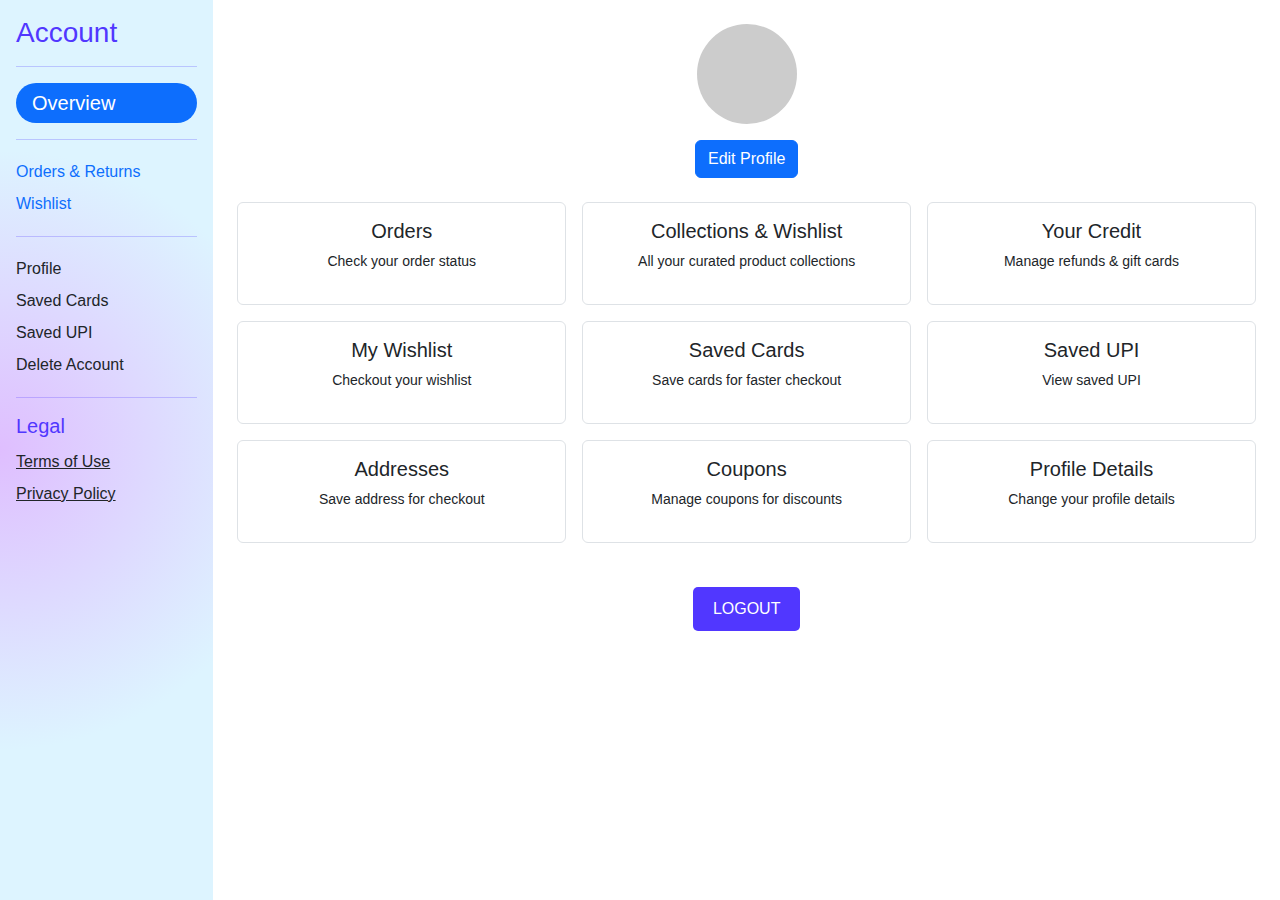
<file: account.html>
<!DOCTYPE html>
<html lang="en">

<head>
  <meta charset="UTF-8">
  <meta name="viewport" content="width=device-width, initial-scale=1.0">
  <title>My Account</title>
  <link href="https://cdn.jsdelivr.net/npm/bootstrap@5.3.3/dist/css/bootstrap.min.css" rel="stylesheet">
  <link rel="stylesheet" href="https://cdnjs.cloudflare.com/ajax/libs/font-awesome/6.6.0/css/all.min.css"
    integrity="sha512-Kc323vGBEqzTmouAECnVceyQqyqdsSiqLQISBL29aUW4U/M7pSPA/gEUZQqv1cwx4OnYxTxve5UMg5GT6L4JJg=="
    crossorigin="anonymous" referrerpolicy="no-referrer" />
  <style>
    body {
      background-color: #fff;
      font-family: sans-serif;
    }

    .sidebar {
      background: radial-gradient(circle 300px at left, #dfbeff, #ddf4ff);
      color: #5137ff;
      min-height: 100vh;
    }

    .profile-image {
      width: 100px;
      height: 100px;
      border-radius: 50%;
      background-color: #ccc;
      display: flex;
      justify-content: center;
      align-items: center;
      font-size: 30px;
      margin: auto;
      position: relative;
      overflow: hidden;
    }

    .profile-image i {
      color: #fff;
    }

    .edit-icon {
      position: absolute;
      bottom: 10px;
      right: 10px;
      background-color: rgba(0, 0, 0, 0.6);
      border-radius: 50%;
      padding: 5px;
      cursor: pointer;
      font-size: 12px;
      color: #fff;
      display: none;
    }

    .profile-image:hover .edit-icon {
      display: block;
    }

    .logout-button {
      background-color: #5137ff;
      color: #fff;
      padding: 10px 20px;
      border-radius: 5px;
      text-decoration: none;
      display: inline-block;
      margin-top: 20px;
    }

    .logout-button:hover {
      background-color: #705bff;
      color: #fff;
    }

  </style>
</head>

<body>
  <!-- Navbar for Mobile -->
  <nav class="navbar navbar-light bg-light d-md-none">
    <div class="container-fluid">
      <button class="btn btn-outline-primary" type="button" data-bs-toggle="offcanvas"
        data-bs-target="#sidebarMenu" aria-controls="sidebarMenu">
        <i class="fas fa-bars"></i> Menu
      </button>
      <span class="navbar-brand mb-0 h1">My Account</span>
    </div>
  </nav>

  <div class="container-fluid">
    <div class="row">
      <!-- Sidebar (Offcanvas for mobile, visible for desktop) -->
      <div class="col-md-3 col-lg-2 sidebar p-3 d-none d-md-block">
        <h3>Account</h3>
        <hr>
        <h5>
          <a href="#" class="d-block bg-primary text-white py-2 px-3 rounded-pill text-decoration-none">Overview</a>
        </h5>
        <hr>
        <ul class="list-unstyled">
          <li><a href="cart.html" class="text-decoration-none text-primary d-block py-1">Orders & Returns</a></li>
          <li><a href="wishlist.html" class="text-decoration-none text-primary d-block py-1">Wishlist</a></li>
        </ul>
        <hr>
        <ul class="list-unstyled">
          <li><a href="profile.html" class="d-block text-decoration-none py-1 text-dark">Profile</a></li>
          <li><a href="card.html" class="d-block text-decoration-none py-1 text-dark">Saved Cards</a></li>
          <li><a href="upi.html" class="d-block text-decoration-none py-1 text-dark">Saved UPI</a></li>
          <li><a href="delete.html" class="d-block text-decoration-none py-1 text-dark">Delete Account</a></li>
        </ul>
        <hr>
        <h5>Legal</h5>
        <ul class="list-unstyled">
          <li><a href="#" class="d-block py-1 text-dark">Terms of Use</a></li>
          <li><a href="#" class="d-block py-1 text-dark">Privacy Policy</a></li>
        </ul>
      </div>

      <!-- Offcanvas Sidebar (Mobile) -->
      <div class="offcanvas offcanvas-start sidebar" tabindex="-1" id="sidebarMenu">
        <div class="offcanvas-header">
          <h5 class="offcanvas-title">Account Menu</h5>
          <button type="button" class="btn-close" data-bs-dismiss="offcanvas"></button>
        </div>
        <div class="offcanvas-body">
          <h5>
            <a href="#" class="d-block bg-primary text-white py-2 px-3 rounded-pill text-decoration-none">Overview</a>
          </h5>
          <hr>
          <ul class="list-unstyled">
            <li><a href="cart.html" class="text-decoration-none text-primary d-block py-1">Orders & Returns</a></li>
          </ul>
          <hr>
          <ul class="list-unstyled">
            <li><a href="profile.html" class="d-block py-1 text-dark">Profile</a></li>
            <li><a href="card.html" class="d-block py-1 text-dark">Saved Cards</a></li>
            <li><a href="upi.html" class="d-block py-1 text-dark">Saved UPI</a></li>
            <li><a href="delete.html" class="d-block py-1 text-dark">Delete Account</a></li>
          </ul>
          <hr>
          <h5>Legal</h5>
          <ul class="list-unstyled">
            <li><a href="#" class="d-block py-1 text-dark">Terms of Use</a></li>
            <li><a href="#" class="d-block py-1 text-dark">Privacy Policy</a></li>
          </ul>
        </div>
      </div>

      <!-- Main Content -->
      <div class="col-md-9 col-lg-10 p-4">
        <div class="text-center mb-4">
          <div class="profile-image" id="profileImageContainer">
            <i class="fas fa-user"></i>
            <input type="file" id="profileImageInput" accept="image/*" class="d-none">
            <i class="fas fa-pencil-alt edit-icon" id="editIcon"></i>
          </div>
          <a href="profile.html" class="btn btn-primary mt-3">Edit Profile</a>
        </div>

        <!-- Account Sections -->
        <div class="row g-3">
          <div class="col-sm-6 col-lg-4">
            <div class="border rounded p-3 text-center">
              <i class="fas fa-shopping-cart text-primary fs-3 mb-2"></i>
              <h5><a href="cart.html" class="text-dark text-decoration-none">Orders</a></h5>
              <p class="small">Check your order status</p>
            </div>
          </div>
          <div class="col-sm-6 col-lg-4">
            <div class="border rounded p-3 text-center">
              <i class="fas fa-list-ul text-primary fs-3 mb-2"></i>
              <h5><a href="collection.html" class="text-dark text-decoration-none">Collections & Wishlist</a></h5>
              <p class="small">All your curated product collections</p>
            </div>
          </div>
          <div class="col-sm-6 col-lg-4">
            <div class="border rounded p-3 text-center">
              <i class="fas fa-credit-card text-primary fs-3 mb-2"></i>
              <h5><a href="credit.html" class="text-dark text-decoration-none">Your Credit</a></h5>
              <p class="small">Manage refunds & gift cards</p>
            </div>
          </div>
          <div class="col-sm-6 col-lg-4">
            <div class="border rounded p-3 text-center">
              <i class="fa-solid fa-heart text-primary fs-3 mb-2"></i>
              <h5><a href="wishlist.html" class="text-dark text-decoration-none">My Wishlist</a></h5>
              <p class="small">Checkout your wishlist</p>
            </div>
          </div>
          <div class="col-sm-6 col-lg-4">
            <div class="border rounded p-3 text-center">
              <i class="fas fa-credit-card text-primary fs-3 mb-2"></i>
              <h5><a href="card.html" class="text-dark text-decoration-none">Saved Cards</a></h5>
              <p class="small">Save cards for faster checkout</p>
            </div>
          </div>
          <div class="col-sm-6 col-lg-4">
            <div class="border rounded p-3 text-center">
              <i class="fas fa-mobile-alt text-primary fs-3 mb-2"></i>
              <h5><a href="upi.html" class="text-dark text-decoration-none">Saved UPI</a></h5>
              <p class="small">View saved UPI</p>
            </div>
          </div>
          <div class="col-sm-6 col-lg-4">
            <div class="border rounded p-3 text-center">
              <i class="fas fa-map-marker-alt text-primary fs-3 mb-2"></i>
              <h5><a href="profile.html" class="text-dark text-decoration-none">Addresses</a></h5>
              <p class="small">Save address for checkout</p>
            </div>
          </div>
          <div class="col-sm-6 col-lg-4">
            <div class="border rounded p-3 text-center">
              <i class="fas fa-tag text-primary fs-3 mb-2"></i>
              <h5><a href="#" class="text-dark text-decoration-none">Coupons</a></h5>
              <p class="small">Manage coupons for discounts</p>
            </div>
          </div>
          <div class="col-sm-6 col-lg-4">
            <div class="border rounded p-3 text-center">
              <i class="fas fa-file-alt text-primary fs-3 mb-2"></i>
              <h5><a href="profile.html" class="text-dark text-decoration-none">Profile Details</a></h5>
              <p class="small">Change your profile details</p>
            </div>
          </div>
        </div>

        <!-- Logout Button -->
        <div class="text-center mt-4">
          <a href="index.html" class="logout-button" onclick="userLogout()">LOGOUT</a>
        </div>
      </div>
    </div>
  </div>

  <!-- Minimal Script for Profile Image -->
  <script>

     // Simulate user logout
    function userLogout() {
      // Set login state to false
      localStorage.setItem('isLoggedIn', 'false');
      localStorage.removeItem('currentUser');

      // Update UI immediately
      checkLoginState();

      // Redirect to home page
      window.location.href = "index.html";
    }


    const profileImageContainer = document.getElementById('profileImageContainer');
    const profileImageInput = document.getElementById('profileImageInput');
    const profileImageIcon = profileImageContainer.querySelector('i.fa-user');
    const editIcon = document.getElementById('editIcon');

    function loadProfileImage() {
      const savedImage = localStorage.getItem('profileImage');
      if (savedImage) {
        profileImageContainer.style.backgroundImage = `url(${savedImage})`;
        profileImageContainer.style.backgroundSize = 'cover';
        profileImageContainer.style.backgroundPosition = 'center';
        profileImageIcon.style.display = 'none';
      }
    }

    editIcon.addEventListener('click', () => {
      const savedImage = localStorage.getItem('profileImage');
      if (savedImage) {
        if (confirm('Remove current image or upload new one?')) {
          profileImageContainer.style.backgroundImage = 'none';
          profileImageIcon.style.display = 'block';
          localStorage.removeItem('profileImage');
        } else {
          profileImageInput.click();
        }
      } else {
        profileImageInput.click();
      }
    });

    profileImageInput.addEventListener('change', function () {
      const file = profileImageInput.files[0];
      const reader = new FileReader();
      reader.onload = function (e) {
        const imageUrl = e.target.result;
        profileImageContainer.style.backgroundImage = `url(${imageUrl})`;
        profileImageContainer.style.backgroundSize = 'cover';
        profileImageContainer.style.backgroundPosition = 'center';
        profileImageIcon.style.display = 'none';
        localStorage.setItem('profileImage', imageUrl);
      };
      if (file) reader.readAsDataURL(file);
    });

    window.addEventListener('load', loadProfileImage);
  </script>

  <script src="https://cdn.jsdelivr.net/npm/bootstrap@5.3.3/dist/js/bootstrap.bundle.min.js"></script>
</body>
</html>
</file>
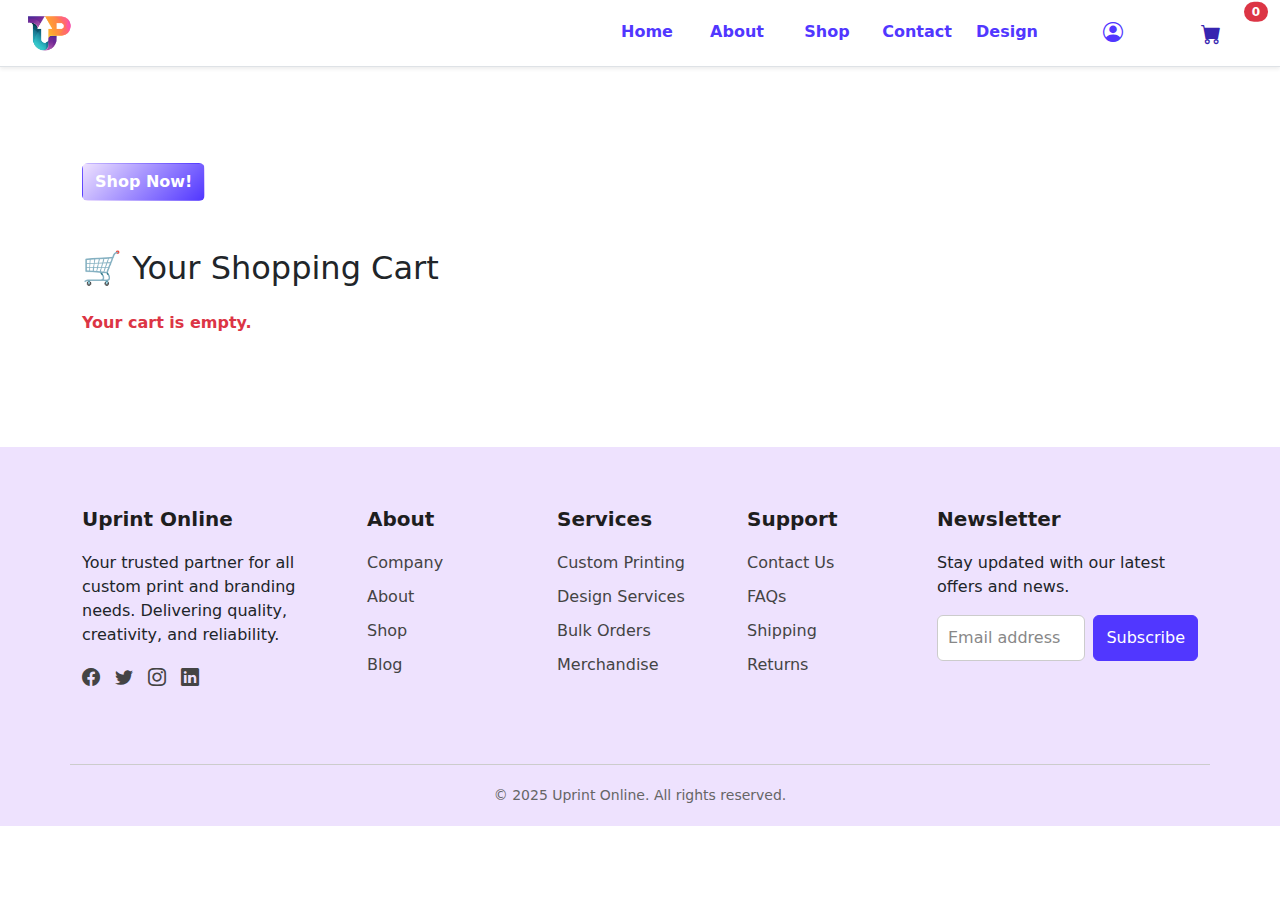
<file: cart.html>
<!DOCTYPE html>

<html lang="en">



<head>

    <meta charset="UTF-8">

    <meta name="viewport" content="width=device-width, initial-scale=1.0">

    <title>Your Cart - PrintHub</title>

    <link href="https://cdn.jsdelivr.net/npm/bootstrap@5.3.3/dist/css/bootstrap.min.css" rel="stylesheet">

</head>



<style>
    .shopnow {

        background: linear-gradient(135deg, #EEE2FE, #5137FF);

        font-size: 18px;

        font-weight: 600;

        padding: 12px 28px;

        border-radius: 50px;

        border: none;

        text-decoration: none;

        /* removes underline */

        display: inline-block;

        transition: all 0.3s ease;

    }



    .shopnow:hover {

        background: linear-gradient(135deg, #EEE2FE, #5137FF);

        transform: translateY(-3px) scale(1.05);

        box-shadow: 0 6px 16px rgba(0, 0, 0, 0.3);

        /* keep text white */

    }



    .shopnow:active {

        transform: translateY(1px) scale(0.98);

    }
</style>



<body>

    <!-- header -->

    <div id="header"></div>



    <div class="container py-5">

        <a href="shop.html" class="btn shopnow my-5 text-white fw-bold">Shop Now!</a>

        <h2 class="mb-4">🛒 Your Shopping Cart</h2>

        <div id="cart-items"></div>



        <!-- Order Summary -->

        <div id="order-summary" class="mt-5 p-4 border rounded shadow-sm bg-light" style="display:none;">

            <h4>Order Summary</h4>

            <p>Subtotal: $<span id="subtotal">0.00</span></p>

            <p>GST (18%): $<span id="gst">0.00</span></p>

            <div class="input-group mb-3">

                <input type="text" id="coupon" class="form-control" placeholder="Enter coupon code">

                <button class="btn btn-outline-secondary" onclick="applyCoupon()">Apply</button>

            </div>

            <p>Discount: -$<span id="discount">0.00</span></p>

            <h5>Grand Total: $<span id="grand-total">0.00</span></h5>

            <button class="btn btn-primary w-100 mt-3" onclick="placeOrder()">Place Order</button>

        </div>

    </div>



    <!-- Toast Container -->

    <div class="position-fixed bottom-0 end-0 p-3" style="z-index: 9999">

        <div id="liveToast" class="toast align-items-center text-bg-success border-0" role="alert">

            <div class="d-flex">

                <div class="toast-body" id="toast-message">

                    Item added to cart!

                </div>

                <button type="button" class="btn-close btn-close-white me-2 m-auto" data-bs-dismiss="toast"></button>

            </div>

        </div>

    </div>





    <!-- footer -->

    <div id="footer"></div>



    <script src="https://cdn.jsdelivr.net/npm/bootstrap@5.3.3/dist/js/bootstrap.bundle.min.js"></script>



    <!-- toast message   -->

    <script>

        function showToast(message, type = "success") {

            const toastEl = document.getElementById("liveToast");

            const toastBody = document.getElementById("toast-message");



            // Set message

            toastBody.innerText = message;



            // Change color based on type

            toastEl.className = `toast align-items-center text-bg-${type} border-0`;



            // Show toast

            const toast = new bootstrap.Toast(toastEl);

            toast.show();

        }

    </script>



    <!-- add to cart functionality  -->

    <script>
        // Function to load HTML content
        function loadHTML(elementId, filePath, callback) {
            fetch(filePath)
                .then(response => response.text())
                .then(data => {
                    document.getElementById(elementId).innerHTML = data;

                    // Re-initialize login state after header loads
                    if (elementId === 'header') {
                        setTimeout(() => {
                            checkLoginState();
                            setActiveNavLink();
                        }, 100);
                    }

                    if (callback) callback();
                })
                .catch(error => console.error('Error loading HTML:', error));
        }

        // Function to check login state (make it global)
        function checkLoginState() {
            const isLoggedIn = localStorage.getItem('isLoggedIn');
            const loginButton = document.getElementById('loginButton');
            const accountDropdown = document.getElementById('accountDropdown');

            if (loginButton && accountDropdown) {
                if (isLoggedIn === 'true') {
                    loginButton.classList.add('d-none');
                    accountDropdown.classList.remove('d-none');
                } else {
                    loginButton.classList.remove('d-none');
                    accountDropdown.classList.add('d-none');
                }
            }
        }

        // Function to highlight active nav link
        function setActiveNavLink() {
            const path = window.location.pathname;
            const page = path.split("/").pop(); // Get current file name

            document.querySelectorAll('#header .nav-link').forEach(link => {
                const href = link.getAttribute('href');
                if (href && page === href) {
                    link.classList.add('active', 'border-bottom', 'border-white', 'pb-1');
                }
            });
        }

        // Global logout function
        function userLogout() {
            localStorage.setItem('isLoggedIn', 'false');
            localStorage.removeItem('currentUser');
            checkLoginState();
            window.location.href = "index.html";
        }

        // Load header and footer
        loadHTML('header', 'header.html', setActiveNavLink);
        loadHTML('footer', 'footer.html');

        // Check login state on page load as well
        document.addEventListener('DOMContentLoaded', function () {
            setTimeout(checkLoginState, 200);
        });


        let cart = JSON.parse(localStorage.getItem("cart")) || [];

        let discountValue = 0;



        const cartContainer = document.getElementById("cart-items");

        const orderSummary = document.getElementById("order-summary");



        function renderCart() {

            cartContainer.innerHTML = "";

            if (cart.length === 0) {

                cartContainer.innerHTML = `<p class="text-danger fw-bold">Your cart is empty.</p>`;

                orderSummary.style.display = "none";

                return;

            }



            orderSummary.style.display = "block";



            cart.forEach((item, index) => {

                cartContainer.innerHTML += `

          <div class="d-flex align-items-center border p-3 mb-3 rounded shadow-sm">

            <img src="${item.image}" alt="${item.title}" class="me-3 rounded" style="width:80px; height:80px; object-fit:cover;">

            <div class="flex-grow-1">

              <h6 class="mb-1">${item.title}</h6>

              <p class="mb-1">$${item.price.toFixed(2)}</p>

              <input type="number" class="form-control w-25" min="1" value="${item.quantity}" onchange="updateQuantity(${index}, this.value)">

            </div>

            <button class="btn btn-danger btn-sm ms-3" onclick="removeItem(${index})">Remove</button>

          </div>

        `;

            });



            updateTotals();

        }



        function updateQuantity(index, qty) {

            cart[index].quantity = parseInt(qty);

            localStorage.setItem("cart", JSON.stringify(cart));

            renderCart();

        }



        function removeItem(index) {

            showToast(cart[index].title + " removed from cart ❌", "danger");

            cart.splice(index, 1);

            localStorage.setItem("cart", JSON.stringify(cart));

            renderCart();

        }



        function updateTotals() {

            let subtotal = cart.reduce((sum, item) => sum + item.price * item.quantity, 0);

            let gst = subtotal * 0.18;

            let grand = subtotal + gst - discountValue;



            document.getElementById("subtotal").innerText = subtotal.toFixed(2);

            document.getElementById("gst").innerText = gst.toFixed(2);

            document.getElementById("discount").innerText = discountValue.toFixed(2);

            document.getElementById("grand-total").innerText = grand.toFixed(2);

        }



        function applyCoupon() {

            const code = document.getElementById("coupon").value.trim();

            if (code === "SAVE10") {

                discountValue = 10;

                showToast("Coupon applied: $10 discount! 🎉", "success");

            } else {

                discountValue = 0;

                showToast("Invalid coupon code ❌", "danger");

            }

            updateTotals();

        }



        function placeOrder() {

            showToast("✅ Order placed successfully!", "success");

            cart = [];

            localStorage.removeItem("cart");

            renderCart();

        }



        renderCart();

    </script>

</body>



</html>
</file>
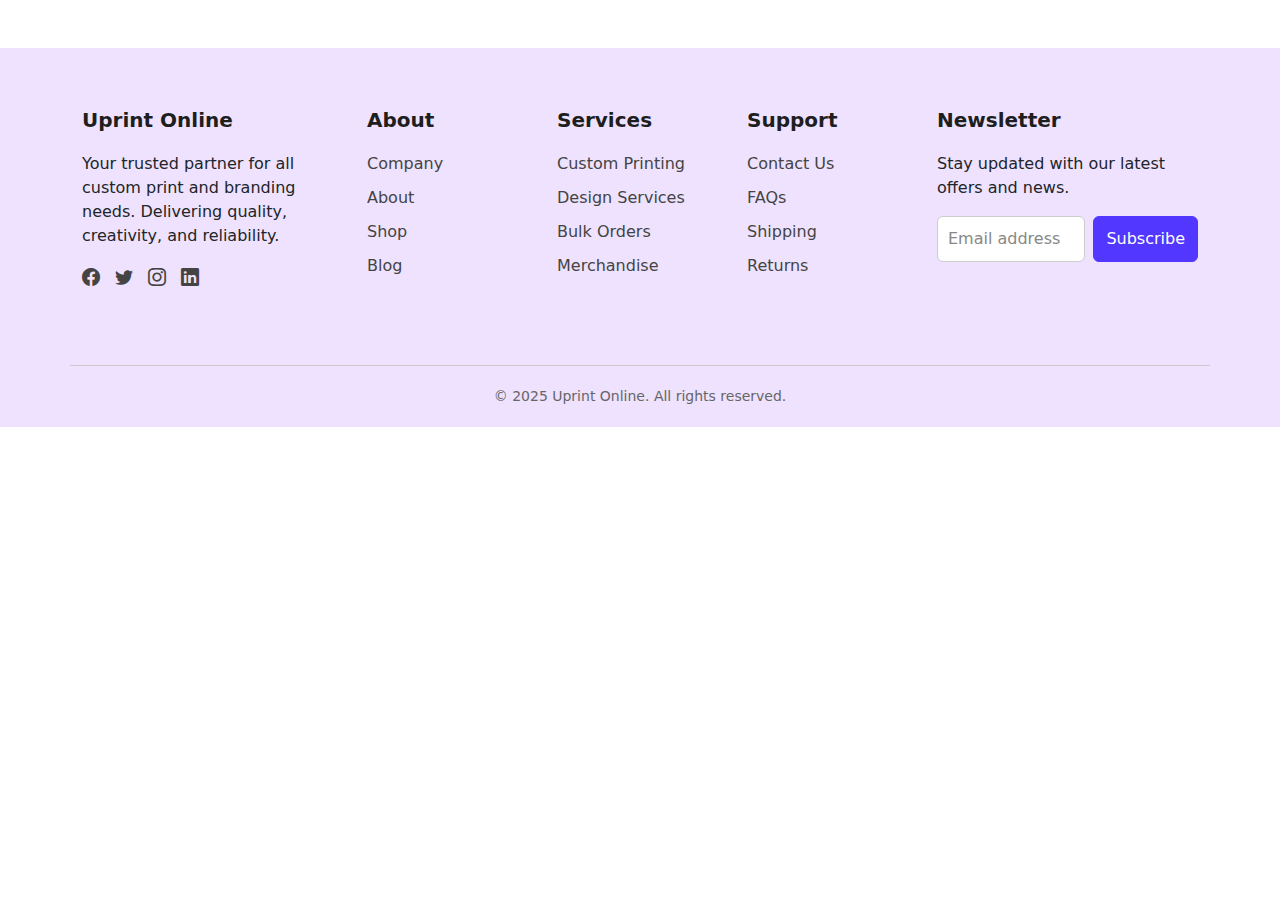
<file: footer.html>
<!DOCTYPE html>
<html lang="en">

<head>
    <meta charset="UTF-8" />
    <meta name="viewport" content="width=device-width, initial-scale=1.0" />
    <title>Footer</title>
    <link href="https://cdn.jsdelivr.net/npm/bootstrap@5.3.3/dist/css/bootstrap.min.css" rel="stylesheet">
    <link href="https://cdn.jsdelivr.net/npm/bootstrap-icons@1.10.5/font/bootstrap-icons.css" rel="stylesheet">
    <style>
        .footer {
            background-color: #EEE2FE;
            color: #1e1e1e;
            padding: 60px 0 20px;
        }

        .footer h5 {
            color: #1e1e1e;
            margin-bottom: 20px;
            font-weight: 600;
        }

        .footer a {
            color: #444;
            text-decoration: none;
            display: block;
            margin-bottom: 10px;
            transition: 0.3s;
        }

        .footer a:hover {
            color: #5137FF;
        }

        .social-icons a {
            font-size: 18px;
            margin-right: 15px;
            color: #444;
            transition: 0.3s;
        }

        .social-icons a:hover {
            color: #5137FF;
        }

        .newsletter-input {
            background: #fff;
            border: 1px solid #ccc;
            padding: 10px;
            color: #333;
        }

        .newsletter-input::placeholder {
            color: #888;
        }

        .footer-bottom {
            border-top: 1px solid #ccc;
            margin-top: 40px;
            padding-top: 20px;
            font-size: 14px;
            color: #666;
        }

        .btn-primary {
            background-color: #5137FF;
            border-color: #5137FF;
        }

        .btn-primary:hover {
            background-color: #3e2bd6;
            border-color: #3e2bd6;
        }
    </style>
</head>

<body>

    <!-- Footer Start -->
    <footer class="footer text-dark mt-5">
        <div class="container">
            <div class="row">

                <!-- Column 1: Brand -->
                <div class="col-md-3">
                    <h5>Uprint Online</h5>
                    <p>Your trusted partner for all custom print and branding needs. Delivering quality, creativity, and
                        reliability.</p>
                    <div class="social-icons mt-3 d-flex">
                        <a href="#"><i class="bi bi-facebook"></i></a>
                        <a href="#"><i class="bi bi-twitter"></i></a>
                        <a href="#"><i class="bi bi-instagram"></i></a>
                        <a href="#"><i class="bi bi-linkedin"></i></a>
                    </div>
                </div>

                <!-- Column 2: Quick Links -->
                <div class="col-md-2">
                    <h5>About</h5>
                    <a href="home.html">Company</a>
                    <a href="about.html">About</a>
                    <a href="shop.html">Shop</a>
                    <a href="blog.html">Blog</a>
                </div>

                <!-- Column 3: Services -->
                <div class="col-md-2">
                    <h5>Services</h5>
                    <a href="#">Custom Printing</a>
                    <a href="#">Design Services</a>
                    <a href="#">Bulk Orders</a>
                    <a href="#">Merchandise</a>
                </div>

                <!-- Column 4: Support -->
                <div class="col-md-2">
                    <h5>Support</h5>
                    <a href="#">Contact Us</a>
                    <a href="#">FAQs</a>
                    <a href="#">Shipping</a>
                    <a href="#">Returns</a>
                </div>

                <!-- Column 5: Newsletter -->
                <div class="col-md-3">
                    <h5>Newsletter</h5>
                    <p>Stay updated with our latest offers and news.</p>
                    <form class="d-flex">
                        <input type="email" class="form-control me-2 newsletter-input" placeholder="Email address">
                        <button class="btn btn-primary" type="submit">Subscribe</button>
                    </form>
                </div>
            </div>

            <!-- Bottom Bar -->
            <div class="row mt-4">
                <div class="col-12 text-center footer-bottom">
                    <p class="mb-0">© 2025 Uprint Online. All rights reserved.</p>
                </div>
            </div>
        </div>
    </footer>
    <!-- Footer End -->

    <script src="https://cdn.jsdelivr.net/npm/bootstrap@5.3.3/dist/js/bootstrap.bundle.min.js"></script>
</body>

</html>
</file>
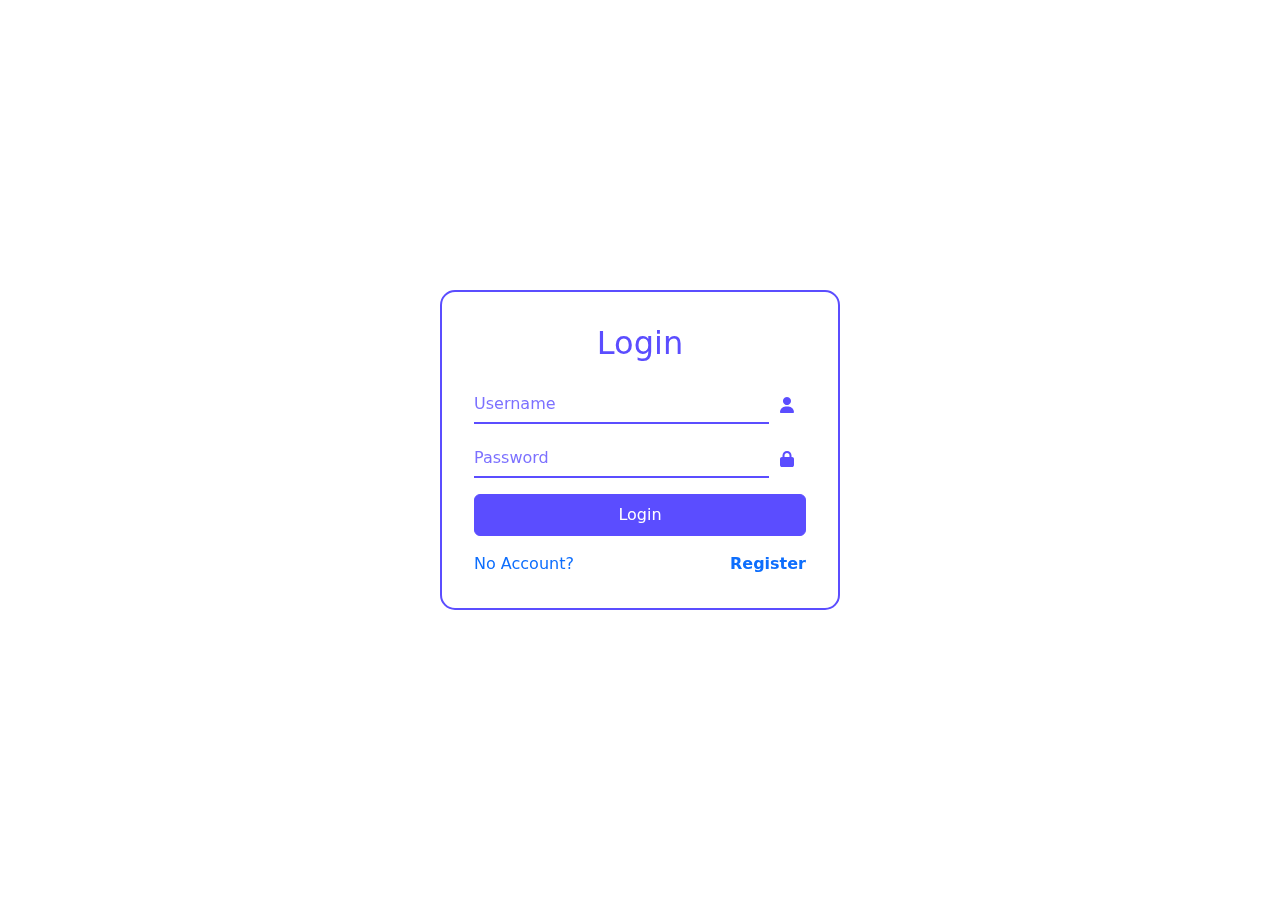
<file: login.html>
<!DOCTYPE html>
<html lang="en">
<head>
    <meta charset="UTF-8">
    <meta name="viewport" content="width=device-width, initial-scale=1.0">
    <title>Login</title>
    <!-- Bootstrap CSS -->
    <link href="https://cdn.jsdelivr.net/npm/bootstrap@5.3.0-alpha1/dist/css/bootstrap.min.css" rel="stylesheet">
    <!-- Font Awesome -->
    <link rel="stylesheet" href="https://cdnjs.cloudflare.com/ajax/libs/font-awesome/6.6.0/css/all.min.css">
    <style>
        body {
            background: url("https://merchize.com/wp-content/uploads/2021/06/814-1568x782.jpg") no-repeat center center fixed;
            background-size: cover;
            min-height: 100vh;
        }

        .login-container {
            min-height: 100vh;
            display: flex;
            align-items: center;
            justify-content: center;
        }

        .login-form {
            background: rgba(255, 255, 255, 0.1);
            backdrop-filter: blur(15px);
            border: 2px solid #5b4dff;
            border-radius: 15px;
            padding: 2rem;
            max-width: 400px;
            width: 100%;
            color: #5b4dff;
        }

        .form-control {
            background: transparent;
            border: none;
            border-bottom: 2px solid #5b4dff;
            border-radius: 0;
            color: #5b4dff;
            padding-left: 0;
        }

        .form-control:focus {
            background: transparent;
            box-shadow: none;
            border-color: #5b4dff;
            color: #5b4dff;
        }

        .input-group-text {
            background: transparent;
            border: none;
            color: #5b4dff;
        }

        .btn-primary {
            background-color: #5b4dff;
            border-color: #5b4dff;
        }

        .btn-primary:hover {
            background-color: #4a3fd6;
            border-color: #4a3fd6;
        }

        .form-control::placeholder {
            color: #5b4dff;
            opacity: 0.8;
        }

        #result {
            color: #dc3545;
            font-weight: 500;
            margin-top: 10px;
        }
    </style>
</head>
<body>
    <div class="login-container">
        <div class="login-form">
            <h2 class="text-center mb-4">Login</h2>
            <form name="Formfill" onsubmit="return handleLogin(event)">
                <div id="result" class="text-center"></div>
                
                <div class="mb-3">
                    <div class="input-group">
                        <input type="text" class="form-control" id="Username" name="Username" placeholder="Username">
                        <span class="input-group-text"><i class="fa-solid fa-user"></i></span>
                    </div>
                </div>
                
                <div class="mb-3">
                    <div class="input-group">
                        <input type="password" class="form-control" id="Password" name="Password" placeholder="Password">
                        <span class="input-group-text"><i class="fa-solid fa-lock"></i></span>
                    </div>
                </div>
                
                <button type="submit" class="btn btn-primary w-100 py-2 mb-3">Login</button>
                
                <div class="d-flex justify-content-between">
                    <a href="register.html" class="text-decoration-none">No Account?</a>
                    <a href="register.html" class="text-decoration-none fw-bold">Register</a>
                </div>
            </form>
        </div>
    </div>

    <!-- Bootstrap JS -->
    <script src="https://cdn.jsdelivr.net/npm/bootstrap@5.3.0-alpha1/dist/js/bootstrap.bundle.min.js"></script>
    
    <script>
        function handleLogin(event) {
            event.preventDefault();

            let Username = document.getElementById("Username").value;
            let password = document.getElementById("Password").value;
            let result = document.getElementById("result");

            // Retrieve the registered credentials from localStorage
            let registeredUsername = localStorage.getItem('registeredUsername');
            let registeredPassword = localStorage.getItem('registeredPassword');

            if (Username === registeredUsername && password === registeredPassword) {
                // Set login state in local storage
                localStorage.setItem('isLoggedIn', 'true');
                localStorage.setItem('currentUser', Username);

                // Redirect to homepage after login
                window.location.href = "index.html";
            } else {
                if (Username === registeredUsername && password !== registeredPassword) {
                    document.getElementById("Username").classList.add("is-valid");
                    document.getElementById("Username").classList.remove("is-invalid");
                    document.getElementById("Password").classList.add("is-invalid");
                    document.getElementById("Password").classList.remove("is-valid");
                    result.innerHTML = "Correct Username but incorrect Password!";
                } else if (Username !== registeredUsername && password === registeredPassword) {
                    document.getElementById("Username").classList.add("is-invalid");
                    document.getElementById("Username").classList.remove("is-valid");
                    document.getElementById("Password").classList.add("is-valid");
                    document.getElementById("Password").classList.remove("is-invalid");
                    result.innerHTML = "Incorrect Username but correct Password!";
                } else {
                    document.getElementById("Username").classList.add("is-invalid");
                    document.getElementById("Username").classList.remove("is-valid");
                    document.getElementById("Password").classList.add("is-invalid");
                    document.getElementById("Password").classList.remove("is-valid");
                    result.innerHTML = "Incorrect information!";
                }
            }
        }

        // Check login state when page loads and redirect if already logged in
        document.addEventListener('DOMContentLoaded', function () {
            const isLoggedIn = localStorage.getItem('isLoggedIn');
            if (isLoggedIn === 'true') {
                window.location.href = "index.html";
            }
        });
    </script>
</body>
</html>
</file>
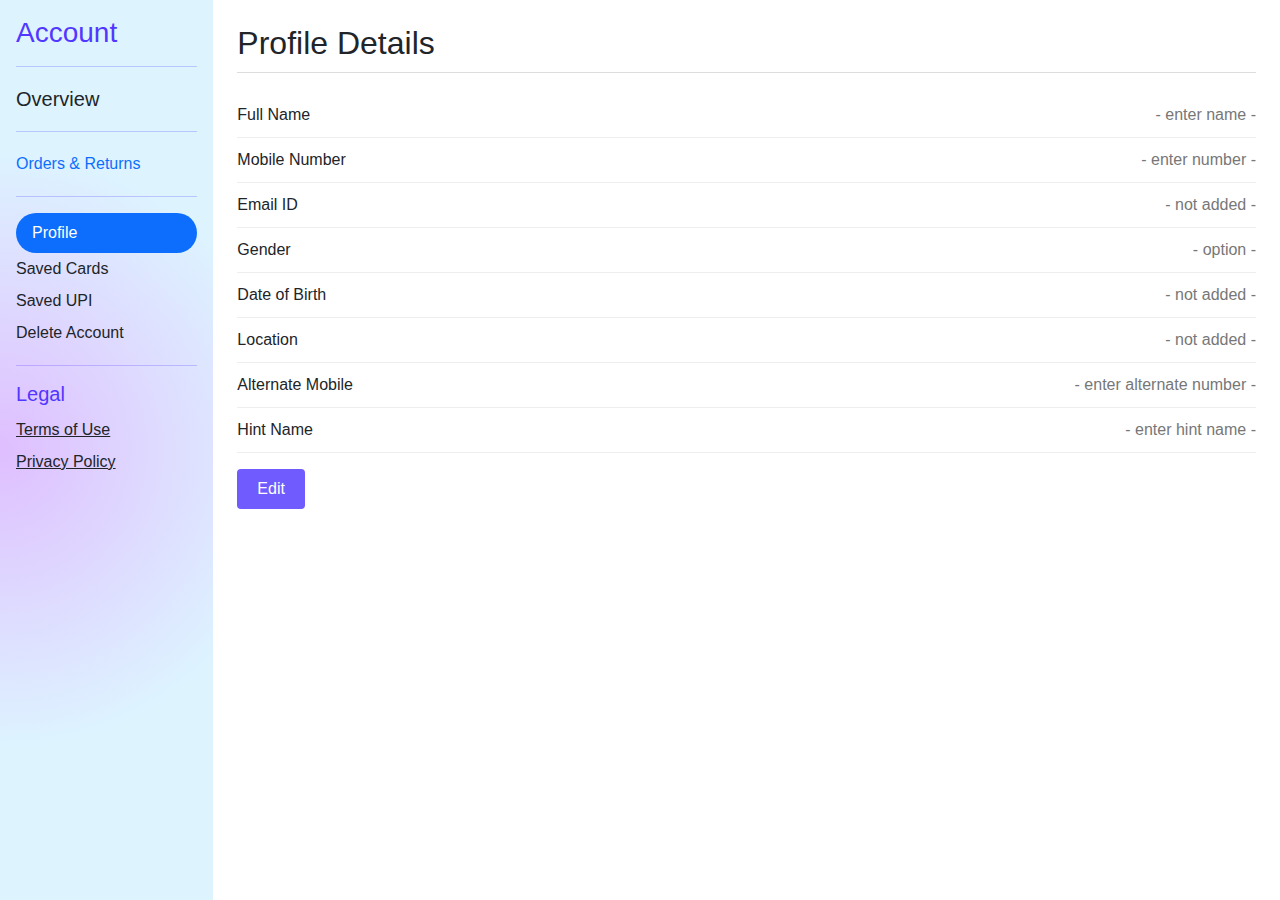
<file: profile.html>
<!DOCTYPE html>
<html lang="en">

<head>
  <meta charset="UTF-8">
  <meta name="viewport" content="width=device-width, initial-scale=1.0">
  <title>My Profile</title>
  <link rel="stylesheet" href="https://cdnjs.cloudflare.com/ajax/libs/font-awesome/6.6.0/css/all.min.css"
    integrity="sha512-Kc323vGBEqzTmouAECnVceyQqyqdsSiqLQISBL29aUW4U/M7pSPA/gEUZQqv1cwx4OnYxTxve5UMg5GT6L4JJg=="
    crossorigin="anonymous" referrerpolicy="no-referrer" />
  <link href="https://cdn.jsdelivr.net/npm/bootstrap@5.3.3/dist/css/bootstrap.min.css" rel="stylesheet">
  <style>
    body {
      background-color: #fff;
      font-family: sans-serif;
    }

    .sidebar {
      background: radial-gradient(circle 300px at left, #dfbeff, #ddf4ff);
      color: #5137ff;
      min-height: 100vh;
    }

    .logout-button {
      background-color: #5137ff;
      color: #fff;
      padding: 10px 20px;
      border-radius: 5px;
      text-decoration: none;
      display: inline-block;
      margin-top: 20px;
    }

    .logout-button:hover {
      background-color: #705bff;
      color: #fff;
    }

    .profile-content h2 {
      border-bottom: 1px solid #ddd;
      padding-bottom: 10px;
      margin-bottom: 20px;
    }

    .profile-row {
      display: flex;
      justify-content: space-between;
      padding: 10px 0;
      border-bottom: 1px solid #eee;
    }

    .value {
      color: #777;
    }

    .edit-input {
      display: none;
      width: 60%;
    }

    .edit-button,
    .save-button {
      background: #705bff;
      color: #fff;
      border: none;
      border-radius: 4px;
      padding: 8px 20px;
    }

    .edit-button:hover,
    .save-button:hover {
      background: #5137ff;
    }

    .save-button {
      display: none;
    }
  </style>
</head>

<body>
  <!-- Navbar for Mobile -->
  <nav class="navbar navbar-light bg-light d-md-none">
    <div class="container-fluid">
      <button class="btn btn-outline-primary" type="button" data-bs-toggle="offcanvas"
        data-bs-target="#sidebarMenu" aria-controls="sidebarMenu">
        <i class="fas fa-bars"></i> Menu
      </button>
      <span class="navbar-brand mb-0 h1">My Profile</span>
    </div>
  </nav>

  <div class="container-fluid">
    <div class="row">
      <!-- Sidebar (Desktop) -->
      <div class="col-md-3 col-lg-2 sidebar p-3 d-none d-md-block">
        <h3>Account</h3>
        <hr>
        <h5>
          <a href="account.html" class="d-block py-1 text-dark text-decoration-none">Overview</a>
        </h5>
        <hr>
        <ul class="list-unstyled">
          <li><a href="cart.html" class="text-decoration-none text-primary d-block py-1">Orders & Returns</a></li>
        </ul>
        <hr>
        <ul class="list-unstyled">
          <li><a href="profile.html" class="d-block bg-primary text-white py-2 px-3 rounded-pill text-decoration-none">Profile</a></li>
          <li><a href="card.html" class="d-block text-decoration-none py-1 text-dark">Saved Cards</a></li>
          <li><a href="upi.html" class="d-block text-decoration-none py-1 text-dark">Saved UPI</a></li>
          <li><a href="delete.html" class="d-block text-decoration-none py-1 text-dark">Delete Account</a></li>
        </ul>
        <hr>
        <h5>Legal</h5>
        <ul class="list-unstyled">
          <li><a href="#" class="d-block py-1 text-dark">Terms of Use</a></li>
          <li><a href="#" class="d-block py-1 text-dark">Privacy Policy</a></li>
        </ul>
      </div>

      <!-- Offcanvas Sidebar (Mobile) -->
      <div class="offcanvas offcanvas-start sidebar" tabindex="-1" id="sidebarMenu">
        <div class="offcanvas-header">
          <h5 class="offcanvas-title">Account Menu</h5>
          <button type="button" class="btn-close" data-bs-dismiss="offcanvas"></button>
        </div>
        <div class="offcanvas-body">
          <h5>
            <a href="account.html" class="d-block py-1 text-dark">Overview</a>
          </h5>
          <hr>
          <ul class="list-unstyled">
            <li><a href="cart.html" class="text-decoration-none text-primary d-block py-1">Orders & Returns</a></li>
            <li><a href="wishlist.html" class="text-decoration-none text-primary d-block py-1">Wishlist</a></li>
          </ul>
          <hr>
          <ul class="list-unstyled">
            <li><a href="profile.html" class="d-block bg-primary text-white py-2 px-3 rounded-pill text-decoration-none">Profile</a></li>
            <li><a href="card.html" class="d-block py-1 text-dark">Saved Cards</a></li>
            <li><a href="upi.html" class="d-block py-1 text-dark">Saved UPI</a></li>
            <li><a href="delete.html" class="d-block py-1 text-dark">Delete Account</a></li>
          </ul>
          <hr>
          <h5>Legal</h5>
          <ul class="list-unstyled">
            <li><a href="#" class="d-block py-1 text-dark">Terms of Use</a></li>
            <li><a href="#" class="d-block py-1 text-dark">Privacy Policy</a></li>
          </ul>
        </div>
      </div>

      <!-- Profile Content -->
      <main class="col-md-9 col-lg-10 profile-content flex-grow-1 p-4">
        <h2>Profile Details</h2>
        <div class="profile-details">
          <div class="profile-row">
            <span class="label fw-medium">Full Name</span>
            <span class="value" id="fullNameText">- enter name -</span>
            <input type="text" class="form-control edit-input" id="fullNameInput">
          </div>
          <div class="profile-row">
            <span class="label fw-medium">Mobile Number</span>
            <span class="value" id="mobileNumberText">- enter number -</span>
            <input type="text" class="form-control edit-input" id="mobileNumberInput">
          </div>
          <div class="profile-row">
            <span class="label fw-medium">Email ID</span>
            <span class="value" id="emailText">- not added -</span>
            <input type="email" class="form-control edit-input" id="emailInput">
          </div>
          <div class="profile-row">
            <span class="label fw-medium">Gender</span>
            <span class="value" id="genderText">- option -</span>
            <select class="form-select edit-input" id="genderInput">
              <option value="FEMALE">FEMALE</option>
              <option value="MALE">MALE</option>
              <option value="OTHER">OTHER</option>
              <option value="PREFER NOT TO SAY" selected>PREFER NOT TO SAY</option>
            </select>
          </div>
          <div class="profile-row">
            <span class="label fw-medium">Date of Birth</span>
            <span class="value" id="dobText">- not added -</span>
            <input type="date" class="form-control edit-input" id="dobInput">
          </div>
          <div class="profile-row">
            <span class="label fw-medium">Location</span>
            <span class="value" id="locationText">- not added -</span>
            <input type="text" class="form-control edit-input" id="locationInput">
          </div>
          <div class="profile-row">
            <span class="label fw-medium">Alternate Mobile</span>
            <span class="value" id="altMobileText">- enter alternate number -</span>
            <input type="text" class="form-control edit-input" id="altMobileInput">
          </div>
          <div class="profile-row">
            <span class="label fw-medium">Hint Name</span>
            <span class="value" id="hintNameText">- enter hint name -</span>
            <input type="text" class="form-control edit-input" id="hintNameInput">
          </div>
        </div>
        <button class="edit-button mt-3" id="editButton">Edit</button>
        <button class="save-button mt-3" id="saveButton">Save</button>
      </main>
    </div>
  </div>

  <!-- Profile Edit/Save Script -->
  <script>
    document.addEventListener("DOMContentLoaded", function () {
      const editButton = document.getElementById("editButton");
      const saveButton = document.getElementById("saveButton");
      const profileRows = document.querySelectorAll(".profile-row");

      function saveToLocalStorage() {
        profileRows.forEach(row => {
          const input = row.querySelector(".edit-input");
          const valueSpan = row.querySelector(".value");
          localStorage.setItem(valueSpan.id, input.value);
        });
      }

      function loadFromLocalStorage() {
        profileRows.forEach(row => {
          const input = row.querySelector(".edit-input");
          const valueSpan = row.querySelector(".value");
          const savedValue = localStorage.getItem(valueSpan.id);
          if (savedValue) {
            valueSpan.textContent = savedValue;
            input.value = savedValue;
          }
        });
      }

      loadFromLocalStorage();

      editButton.addEventListener("click", () => {
        profileRows.forEach(row => {
          row.querySelector(".value").style.display = "none";
          row.querySelector(".edit-input").style.display = "block";
        });
        editButton.style.display = "none";
        saveButton.style.display = "block";
      });

      saveButton.addEventListener("click", () => {
        profileRows.forEach(row => {
          const input = row.querySelector(".edit-input");
          const valueSpan = row.querySelector(".value");
          valueSpan.textContent = input.value;
          valueSpan.style.display = "block";
          input.style.display = "none";
        });
        saveToLocalStorage();
        editButton.style.display = "block";
        saveButton.style.display = "none";
      });
    });
  </script>

  <script src="https://cdn.jsdelivr.net/npm/bootstrap@5.3.3/dist/js/bootstrap.bundle.min.js"></script>
</body>

</html>
</file>
